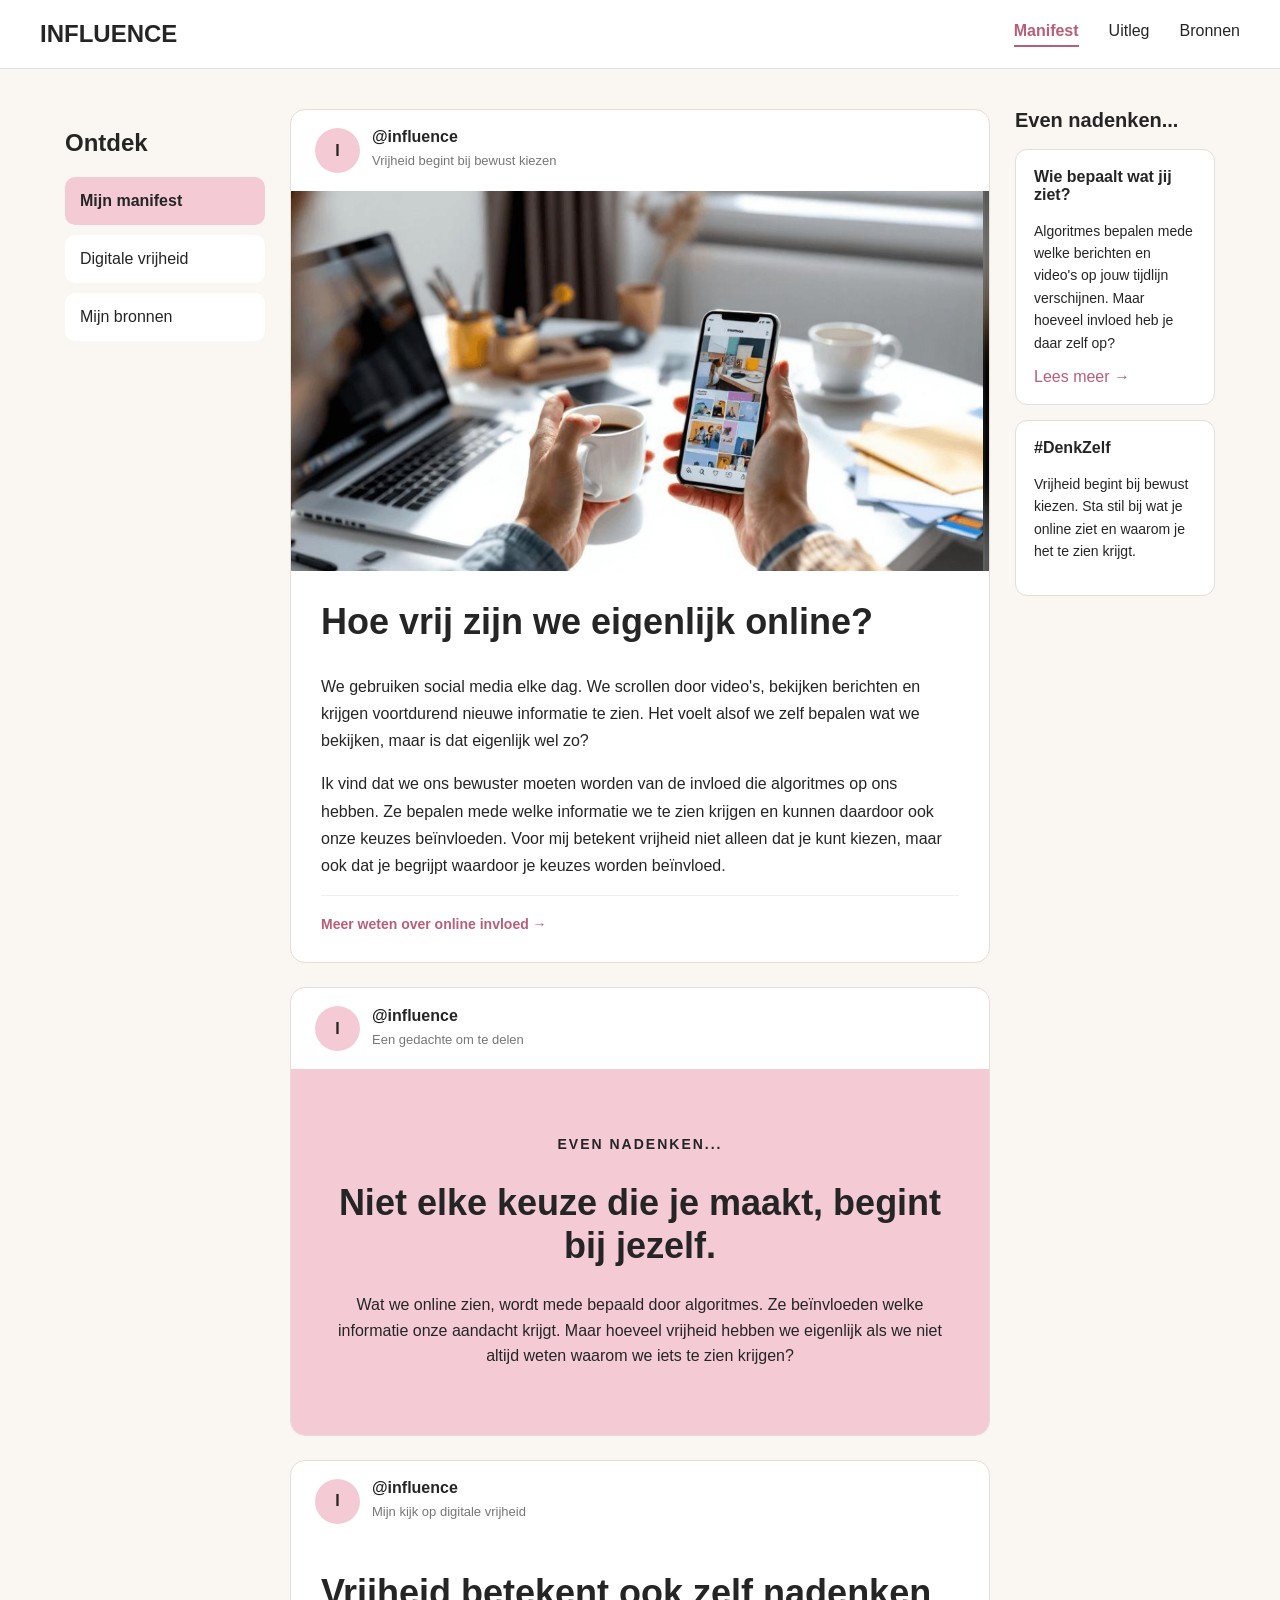
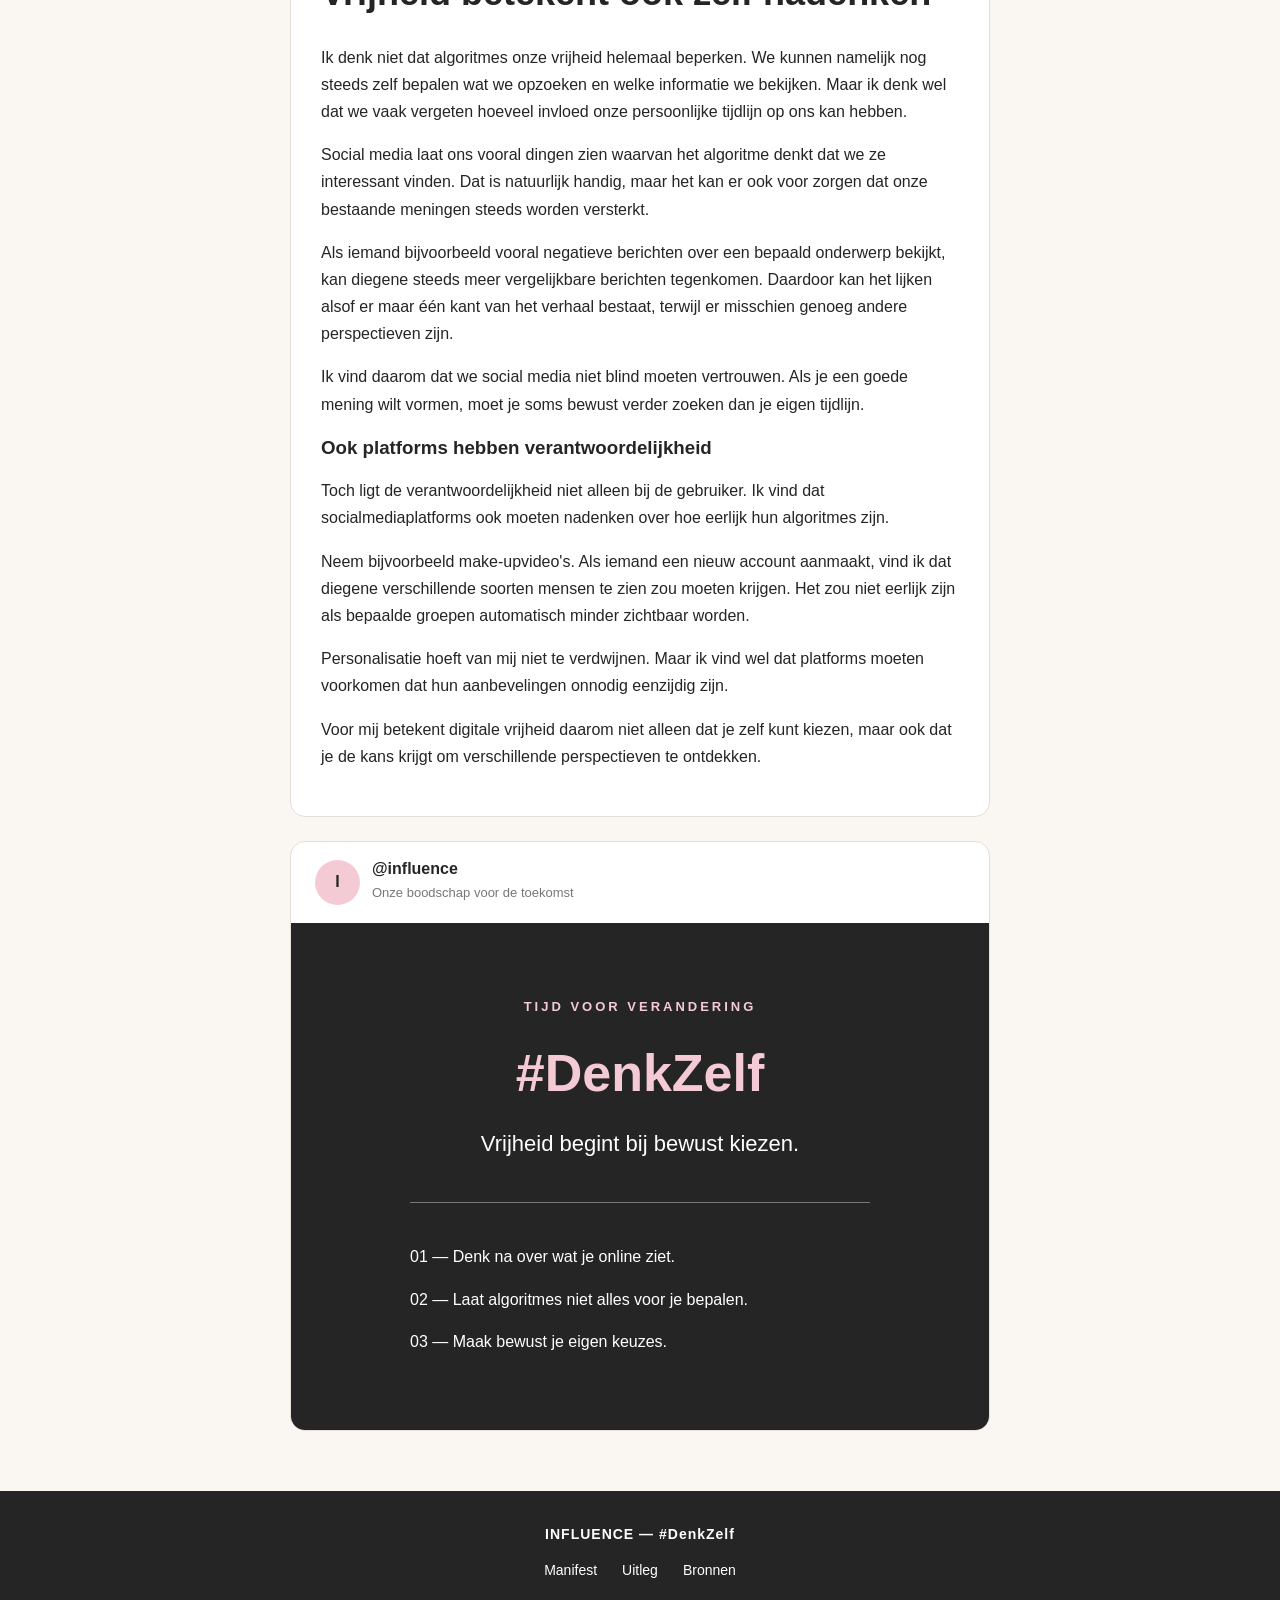
<file: index.html>
<!DOCTYPE html>
<html lang="nl">
<head>
    <meta charset="UTF-8">
    <meta name="viewport" content="width=device-width, initial-scale=1.0">
    <title>Influence | Manifest</title>
    <link rel="stylesheet" href="style.css">
</head>

<body>

    <header>
        <h1>INFLUENCE</h1>

        <nav>
            <a href="index.html" class="actief" aria-current="page">Manifest</a>
            <a href="uitleg.html">Uitleg</a>
            <a href="bronnen.html">Bronnen</a>
        </nav>
    </header>

    <main>
        
<aside>
    <h2>Ontdek</h2>

    <ul>
        <li><a href="index.html" class="actief" aria-current="page">Mijn manifest</a></li>
        <li><a href="uitleg.html">Digitale vrijheid</a></li>
        <li><a href="bronnen.html">Mijn bronnen</a></li>
    </ul>
</aside>

<section>
            
<article class="post">

   <div class="post-profiel">
    <div class="profielfoto">I</div>

    <div>
        <strong>@influence</strong>
        <p>Vrijheid begint bij bewust kiezen</p>
    </div>
</div>

    <div class="post-afbeelding">
        <img src="images/socialmedia.png"
             alt="Iemand die een telefoon gebruikt">
    </div>

    <div class="post-inhoud">
        <h2>Hoe vrij zijn we eigenlijk online?</h2>    
<p>
    We gebruiken social media elke dag. We scrollen
    door video's, bekijken berichten en krijgen
    voortdurend nieuwe informatie te zien.
    Het voelt alsof we zelf bepalen wat we bekijken,
    maar is dat eigenlijk wel zo?
</p>

<p>
    Ik vind dat we ons bewuster moeten worden van
    de invloed die algoritmes op ons hebben.
    Ze bepalen mede welke informatie we te zien
    krijgen en kunnen daardoor ook onze keuzes
    beïnvloeden. Voor mij betekent vrijheid niet
    alleen dat je kunt kiezen, maar ook dat je
    begrijpt waardoor je keuzes worden beïnvloed.
</p>


        <div class="post-acties">
    <a href="uitleg.html" class="post-link">
        Meer weten over online invloed →
    </a>
</div>
    </div>

</article>

<article class="quote-post">

    <div class="post-profiel">
        <div class="profielfoto">I</div>

        <div>
            <strong>@influence</strong>
            <p>Een gedachte om te delen</p>
        </div>
    </div>

   
<div class="quote-inhoud">

    <p>EVEN NADENKEN...</p>

    <h2>
        Niet elke keuze die je maakt,
        begint bij jezelf.
    </h2>

    <p>
        Wat we online zien, wordt mede bepaald
        door algoritmes. Ze beïnvloeden welke
        informatie onze aandacht krijgt.
        Maar hoeveel vrijheid hebben we
        eigenlijk als we niet altijd weten
        waarom we iets te zien krijgen?
    </p>

</div>


</article>


<article class="post">

    <div class="post-profiel">
        <div class="profielfoto">I</div>

        <div>
            <strong>@influence</strong>
            <p>Mijn kijk op digitale vrijheid</p>
        </div>
    </div>

    <div class="post-inhoud">

        <h2>Vrijheid betekent ook zelf nadenken</h2>

        <p>
            Ik denk niet dat algoritmes onze vrijheid
            helemaal beperken. We kunnen namelijk
            nog steeds zelf bepalen wat we opzoeken
            en welke informatie we bekijken. Maar
            ik denk wel dat we vaak vergeten hoeveel
            invloed onze persoonlijke tijdlijn op
            ons kan hebben.
        </p>

        <p>
            Social media laat ons vooral dingen zien
            waarvan het algoritme denkt dat we ze
            interessant vinden. Dat is natuurlijk
            handig, maar het kan er ook voor zorgen
            dat onze bestaande meningen steeds
            worden versterkt.
        </p>

        <p>
            Als iemand bijvoorbeeld vooral negatieve
            berichten over een bepaald onderwerp
            bekijkt, kan diegene steeds meer
            vergelijkbare berichten tegenkomen.
            Daardoor kan het lijken alsof er maar
            één kant van het verhaal bestaat,
            terwijl er misschien genoeg andere
            perspectieven zijn.
        </p>

        <p>
            Ik vind daarom dat we social media niet
            blind moeten vertrouwen. Als je een
            goede mening wilt vormen, moet je soms
            bewust verder zoeken dan je eigen
            tijdlijn.
        </p>

        <h3>Ook platforms hebben verantwoordelijkheid</h3>

        <p>
            Toch ligt de verantwoordelijkheid niet
            alleen bij de gebruiker. Ik vind dat
            socialmediaplatforms ook moeten nadenken
            over hoe eerlijk hun algoritmes zijn.
        </p>

        <p>
            Neem bijvoorbeeld make-upvideo's.
            Als iemand een nieuw account aanmaakt,
            vind ik dat diegene verschillende
            soorten mensen te zien zou moeten
            krijgen. Het zou niet eerlijk zijn
            als bepaalde groepen automatisch
            minder zichtbaar worden.
        </p>

        <p>
            Personalisatie hoeft van mij niet te
            verdwijnen. Maar ik vind wel dat
            platforms moeten voorkomen dat hun
            aanbevelingen onnodig eenzijdig zijn.
        </p>

        <p>
            Voor mij betekent digitale vrijheid
            daarom niet alleen dat je zelf kunt
            kiezen, maar ook dat je de kans krijgt
            om verschillende perspectieven te
            ontdekken.
        </p>

    </div>

</article>


<article class="campagne-post">

    <div class="post-profiel">
        <div class="profielfoto">I</div>

        <div>
            <strong>@influence</strong>
            <p>Onze boodschap voor de toekomst</p>
        </div>
    </div>

    
<div class="campagne-inhoud">

    <p class="campagne-label">TIJD VOOR VERANDERING</p>

    <h2>#DenkZelf</h2>

    <p class="campagne-slogan">
        Vrijheid begint bij bewust kiezen.
    </p>

    <div class="campagne-punten">
        <p>01 — Denk na over wat je online ziet.</p>
        <p>02 — Laat algoritmes niet alles voor je bepalen.</p>
        <p>03 — Maak bewust je eigen keuzes.</p>
    </div>

</div>

    </div>

</article>

        </section>
        
<aside class="rechterkolom">
    <h2>Even nadenken...</h2>

    <div class="info-kaart">
        <h3>Wie bepaalt wat jij ziet?</h3>

        <p>
            Algoritmes bepalen mede welke berichten
            en video's op jouw tijdlijn verschijnen.
            Maar hoeveel invloed heb je daar zelf op?
        </p>

        <a href="uitleg.html">Lees meer →</a>
    </div>

    <div class="info-kaart">
        <h3>#DenkZelf</h3>

        <p>
            Vrijheid begint bij bewust kiezen.
            Sta stil bij wat je online ziet
            en waarom je het te zien krijgt.
        </p>
    </div>
</aside>


    </main>

<footer class="site-footer">
    <p>INFLUENCE — #DenkZelf</p>

    <nav aria-label="Footernavigatie">
        <a href="index.html">Manifest</a>
        <a href="uitleg.html">Uitleg</a>
        <a href="bronnen.html">Bronnen</a>
    </nav>
</footer>

</body>
</html>
</file>
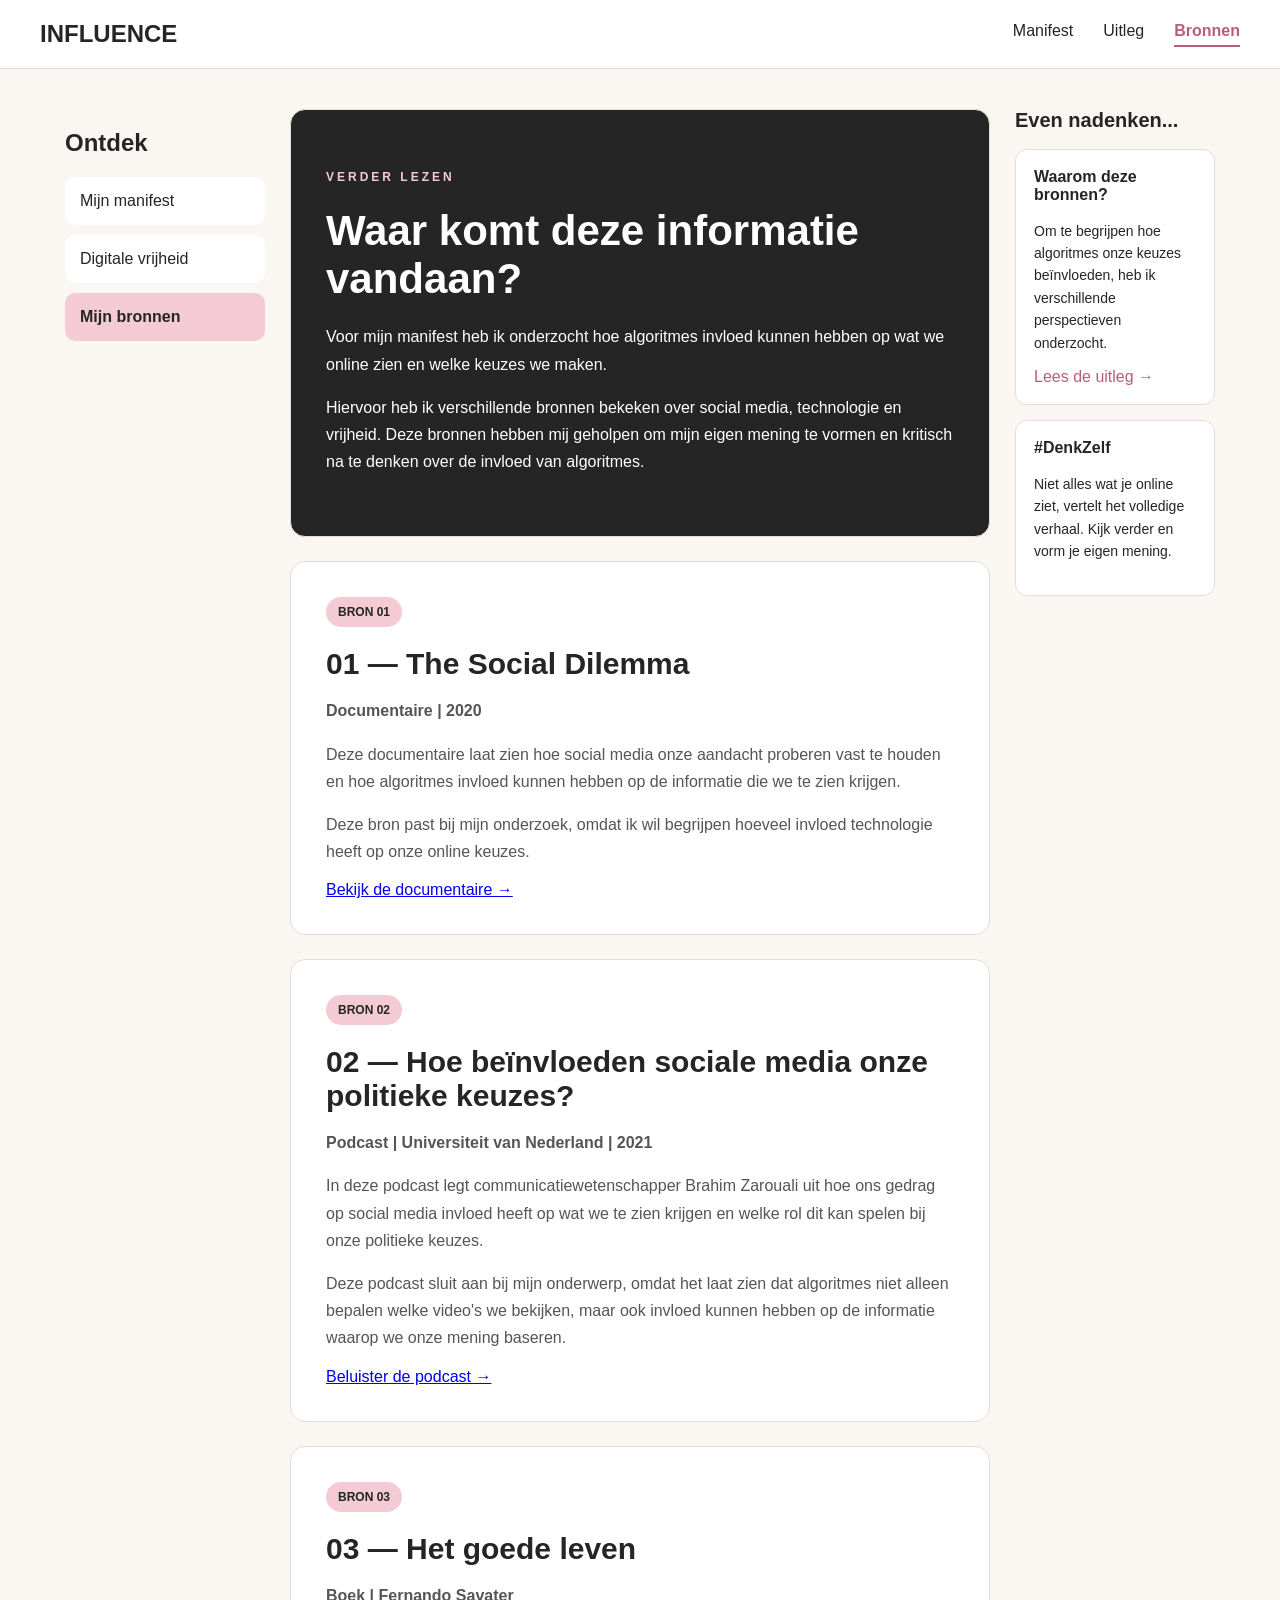
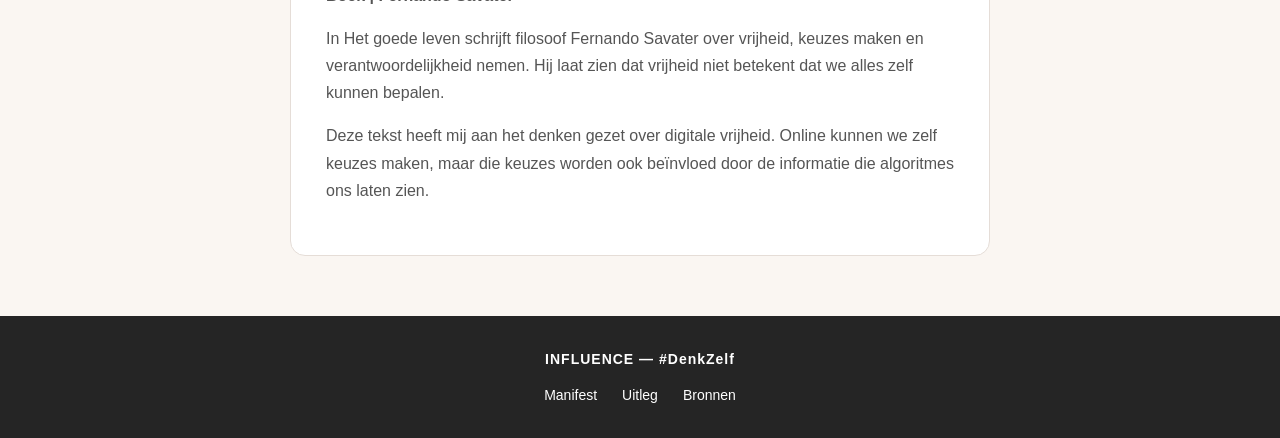
<file: bronnen.html>
<!DOCTYPE html>
<html lang="nl">
<head>
    <meta charset="UTF-8">
    <meta name="viewport" content="width=device-width, initial-scale=1.0">
    <title>Influence | Bronnen</title>
    <link rel="stylesheet" href="style.css">
</head>

<body>

    <header>
        <h1>INFLUENCE</h1>

        <nav>
            <a href="index.html">Manifest</a>
            <a href="uitleg.html">Uitleg</a>
            <a href="bronnen.html" class="actief" aria-current="page">Bronnen</a>
        </nav>
    </header>

    <main>
       
<aside>
    <h2>Ontdek</h2>

    <ul>
        <li><a href="index.html">Mijn manifest</a></li>
        <li><a href="uitleg.html">Digitale vrijheid</a></li>
        <li><a href="bronnen.html" class="actief" aria-current="page">Mijn bronnen</a></li>
    </ul>
</aside>
 
<section class="bronnen-feed">

    <article class="bronnen-intro">
        <p class="bronnen-label">VERDER LEZEN</p>
        
<h2>Waar komt deze informatie vandaan?</h2>

<p>
    Voor mijn manifest heb ik onderzocht hoe
    algoritmes invloed kunnen hebben op wat we
    online zien en welke keuzes we maken.
</p>

<p>
    Hiervoor heb ik verschillende bronnen
    bekeken over social media, technologie
    en vrijheid. Deze bronnen hebben mij
    geholpen om mijn eigen mening te vormen
    en kritisch na te denken over de invloed
    van algoritmes.
</p>
    </article>

    <article class="bron-kaart">
        <span class="bron-nummer">BRON 01</span>
       
<h2>01 — The Social Dilemma</h2>

<p>
    <strong>Documentaire | 2020</strong>
</p>

<p>
    Deze documentaire laat zien hoe social media
    onze aandacht proberen vast te houden en
    hoe algoritmes invloed kunnen hebben op
    de informatie die we te zien krijgen.
</p>

<p>
    Deze bron past bij mijn onderzoek, omdat
    ik wil begrijpen hoeveel invloed
    technologie heeft op onze online keuzes.
</p>

<a href="https://www.thesocialdilemma.com/"
   target="_blank"
   rel="noopener noreferrer">
    Bekijk de documentaire →
</a>
    </article>

    <article class="bron-kaart">
        <span class="bron-nummer">BRON 02</span>
        <h2>02 — Hoe beïnvloeden sociale media onze politieke keuzes?</h2>

<p>
    <strong>Podcast | Universiteit van Nederland | 2021</strong>
</p>

<p>
    In deze podcast legt communicatiewetenschapper
    Brahim Zarouali uit hoe ons gedrag op social
    media invloed heeft op wat we te zien krijgen
    en welke rol dit kan spelen bij onze
    politieke keuzes.
</p>

<p>
    Deze podcast sluit aan bij mijn onderwerp,
    omdat het laat zien dat algoritmes niet
    alleen bepalen welke video's we bekijken,
    maar ook invloed kunnen hebben op
    de informatie waarop we onze mening baseren.
</p>

<a href="https://www.universiteitvannederland.nl/podcast/hoe-beinvloeden-sociale-media-onze-politieke-keuzes"
   target="_blank"
   rel="noopener noreferrer">
    Beluister de podcast →
</a>
    </article>

    <article class="bron-kaart">
        <span class="bron-nummer">BRON 03</span>
        
<h2>03 — Het goede leven</h2>

<p>
    <strong>Boek | Fernando Savater</strong>
</p>

<p>
    In Het goede leven schrijft filosoof
    Fernando Savater over vrijheid, keuzes
    maken en verantwoordelijkheid nemen.
    Hij laat zien dat vrijheid niet betekent
    dat we alles zelf kunnen bepalen.
</p>

<p>
    Deze tekst heeft mij aan het denken gezet
    over digitale vrijheid. Online kunnen we
    zelf keuzes maken, maar die keuzes worden
    ook beïnvloed door de informatie die
    algoritmes ons laten zien.
</p>

    </article>

</section>


        
<aside class="rechterkolom">

    <h2>Even nadenken...</h2>

    <div class="info-kaart">
        <h3>Waarom deze bronnen?</h3>

        <p>
            Om te begrijpen hoe algoritmes
            onze keuzes beïnvloeden,
            heb ik verschillende
            perspectieven onderzocht.
        </p>

        <a href="uitleg.html">Lees de uitleg →</a>
    </div>

    <div class="info-kaart">
        <h3>#DenkZelf</h3>

        <p>
            Niet alles wat je online ziet,
            vertelt het volledige verhaal.
            Kijk verder en vorm je eigen mening.
        </p>
    </div>

</aside>


    </main>

<footer class="site-footer">
    <p>INFLUENCE — #DenkZelf</p>

    <nav aria-label="Footernavigatie">
        <a href="index.html">Manifest</a>
        <a href="uitleg.html">Uitleg</a>
        <a href="bronnen.html">Bronnen</a>
    </nav>
</footer>

</body>
</html>
</file>
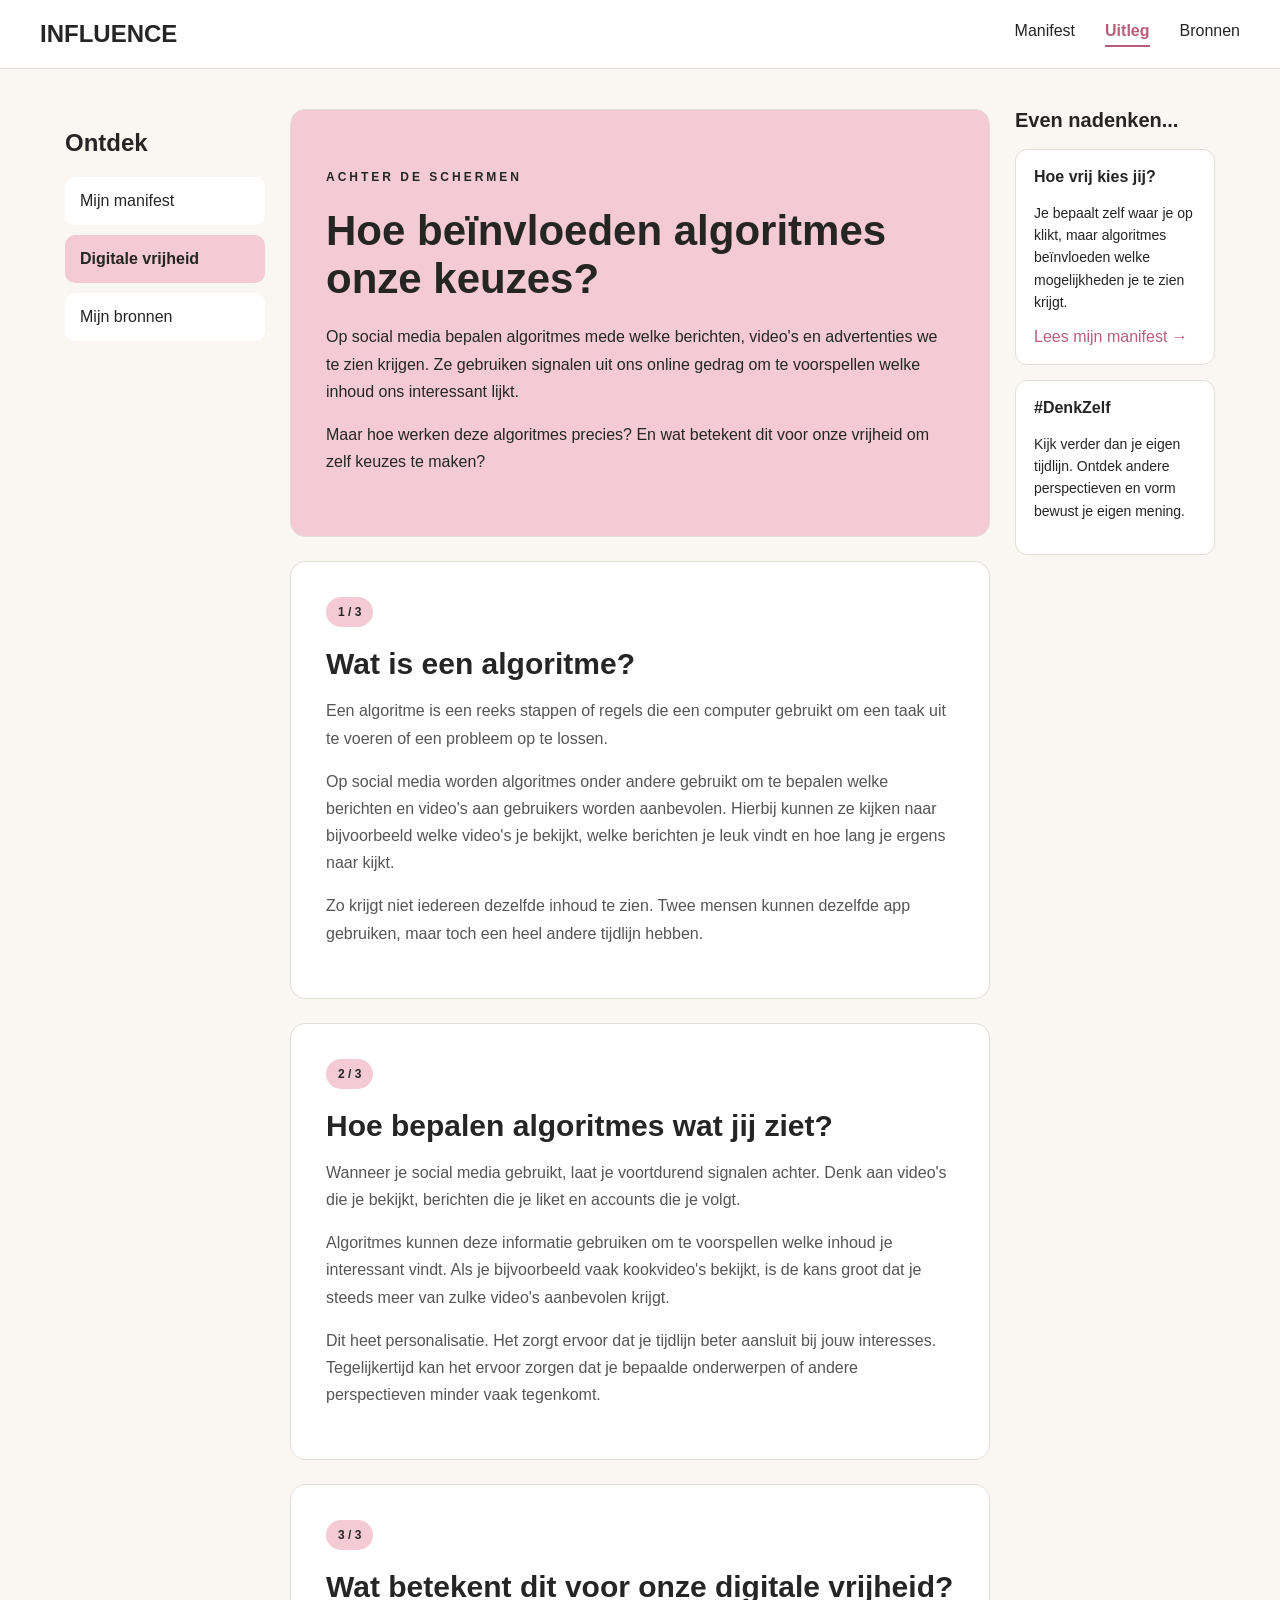
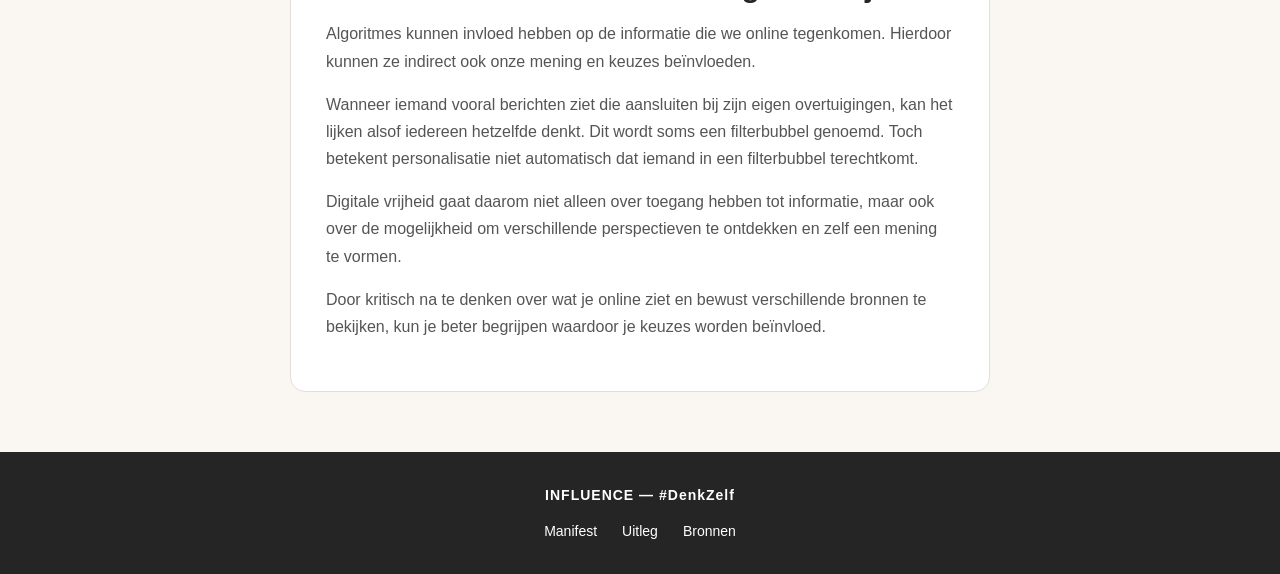
<file: uitleg.html>
<!DOCTYPE html>
<html lang="nl">
<head>
    <meta charset="UTF-8">
    <meta name="viewport" content="width=device-width, initial-scale=1.0">
    <title>Influence | Uitleg</title>
    <link rel="stylesheet" href="style.css">
</head>

<body>

    <header>
        <h1>INFLUENCE</h1>

        <nav>
            <a href="index.html">Manifest</a>
            <a href="uitleg.html" class="actief" aria-current="page">Uitleg</a>
            <a href="bronnen.html">Bronnen</a>
        </nav>
    </header>

    <main>
        
<aside>
    <h2>Ontdek</h2>

    <ul>
        <li><a href="index.html">Mijn manifest</a></li>
        <li><a href="uitleg.html" class="actief" aria-current="page">Digitale vrijheid</a></li>
        <li><a href="bronnen.html">Mijn bronnen</a></li>
    </ul>
</aside>


       
<section class="uitleg-feed">

   
<article class="uitleg-intro">

    <p class="uitleg-label">ACHTER DE SCHERMEN</p>

    <h2>Hoe beïnvloeden algoritmes onze keuzes?</h2>

    <p>
        Op social media bepalen algoritmes mede welke
        berichten, video's en advertenties we te zien
        krijgen. Ze gebruiken signalen uit ons online
        gedrag om te voorspellen welke inhoud ons
        interessant lijkt.
    </p>

    <p>
        Maar hoe werken deze algoritmes precies?
        En wat betekent dit voor onze vrijheid
        om zelf keuzes te maken?
    </p>

</article>


    <article class="uitleg-kaart">
        <span class="uitleg-nummer">1 / 3</span>
        <h2>Wat is een algoritme?</h2>
        
<p>
    Een algoritme is een reeks stappen of regels
    die een computer gebruikt om een taak uit te
    voeren of een probleem op te lossen.
</p>

<p>
    Op social media worden algoritmes onder andere
    gebruikt om te bepalen welke berichten en video's
    aan gebruikers worden aanbevolen.
    Hierbij kunnen ze kijken naar bijvoorbeeld
    welke video's je bekijkt, welke berichten je
    leuk vindt en hoe lang je ergens naar kijkt.
</p>

<p>
    Zo krijgt niet iedereen dezelfde inhoud te zien.
    Twee mensen kunnen dezelfde app gebruiken,
    maar toch een heel andere tijdlijn hebben.
</p>

    </article>

    <article class="uitleg-kaart">
        <span class="uitleg-nummer">2 / 3</span>
        <h2>Hoe bepalen algoritmes wat jij ziet?</h2>
        
<p>
    Wanneer je social media gebruikt, laat je
    voortdurend signalen achter. Denk aan video's
    die je bekijkt, berichten die je liket en
    accounts die je volgt.
</p>

<p>
    Algoritmes kunnen deze informatie gebruiken
    om te voorspellen welke inhoud je interessant
    vindt. Als je bijvoorbeeld vaak kookvideo's
    bekijkt, is de kans groot dat je steeds meer
    van zulke video's aanbevolen krijgt.
</p>

<p>
    Dit heet personalisatie. Het zorgt ervoor
    dat je tijdlijn beter aansluit bij jouw
    interesses. Tegelijkertijd kan het ervoor
    zorgen dat je bepaalde onderwerpen of
    andere perspectieven minder vaak tegenkomt.
</p>

    </article>

    <article class="uitleg-kaart">
        <span class="uitleg-nummer">3 / 3</span>
        <h2>Wat betekent dit voor onze digitale vrijheid?</h2>
<p>
    Algoritmes kunnen invloed hebben op de
    informatie die we online tegenkomen.
    Hierdoor kunnen ze indirect ook onze
    mening en keuzes beïnvloeden.
</p>

<p>
    Wanneer iemand vooral berichten ziet
    die aansluiten bij zijn eigen overtuigingen,
    kan het lijken alsof iedereen hetzelfde denkt.
    Dit wordt soms een filterbubbel genoemd.
    Toch betekent personalisatie niet automatisch
    dat iemand in een filterbubbel terechtkomt.
</p>

<p>
    Digitale vrijheid gaat daarom niet alleen
    over toegang hebben tot informatie, maar
    ook over de mogelijkheid om verschillende
    perspectieven te ontdekken en zelf een
    mening te vormen.
</p>

<p>
    Door kritisch na te denken over wat je
    online ziet en bewust verschillende bronnen
    te bekijken, kun je beter begrijpen
    waardoor je keuzes worden beïnvloed.
</p>
    </article>

</section>

        
<aside class="rechterkolom">

    <h2>Even nadenken...</h2>

    <div class="info-kaart">
        <h3>Hoe vrij kies jij?</h3>

        <p>
            Je bepaalt zelf waar je op klikt,
            maar algoritmes beïnvloeden welke
            mogelijkheden je te zien krijgt.
        </p>

        <a href="index.html">Lees mijn manifest →</a>
    </div>

    <div class="info-kaart">
        <h3>#DenkZelf</h3>

        <p>
            Kijk verder dan je eigen tijdlijn.
            Ontdek andere perspectieven en
            vorm bewust je eigen mening.
        </p>
    </div>

</aside>


    </main>

<footer class="site-footer">
   <p>INFLUENCE — #DenkZelf</p>
    <nav aria-label="Footernavigatie">
        <a href="index.html">Manifest</a>
        <a href="uitleg.html">Uitleg</a>
        <a href="bronnen.html">Bronnen</a>
    </nav>
</footer>

</body>
</html>
</file>
<file: style.css>
* {
    box-sizing: border-box;
}

body {
    margin: 0;
    font-family: Arial, sans-serif;
    background-color: #faf6f2;
    color: #252525;
}

header {
    display: flex;
    justify-content: space-between;
    align-items: center;
    padding: 20px 40px;
    background-color: white;
    border-bottom: 1px solid #e5ddd7;
}

header h1 {
    font-size: 24px;
    margin: 0;
}

nav {
    display: flex;
    gap: 30px;
}

nav a {
    color: #252525;
    text-decoration: none;
}

nav a:hover {
    color: #d16d86;
}

main {
    display: grid;
    grid-template-columns: 200px minmax(0, 700px) 200px;
    justify-content: center;
    align-items: start;
    gap: 25px;
    max-width: 1200px;
    margin: 40px auto;
    padding: 0 20px;
}


aside {
    width: 100%;
}

aside ul {
    list-style: none;
    padding: 0;
}

aside li {
    padding: 15px;
    margin-bottom: 10px;
    background-color: white;
    border-radius: 10px;
}

section {
    flex: 1;
    min-width: 0;
}

article {
    background-color: white;
    padding: 30px;
    border: 1px solid #e5ddd7;
    border-radius: 15px;
}

article h2 {
    font-size: 36px;
    margin-top: 0;
}

article p {
    line-height: 1.7;
}

@media (max-width: 700px) {
    header {
        flex-direction: column;
        gap: 15px;
        padding: 20px;
    }

   main {
    grid-template-columns: 1fr;
}

    aside {
        width: 100%;
    }

    article h2 {
        font-size: 28px;
    }
}

/* Socialmediapost */

.post {
    padding: 0;
    overflow: hidden;
}

.post-profiel {
    display: flex;
    align-items: center;
    gap: 12px;
    padding: 18px 24px;
}

.profielfoto {
    display: flex;
    justify-content: center;
    align-items: center;
    width: 45px;
    height: 45px;
    border-radius: 50%;
    background-color: #f4cbd5;
    font-weight: bold;
}

.post-profiel p {
    margin: 4px 0 0;
    font-size: 13px;
    color: #777;
}

.post-afbeelding img {
    display: block;
    width: 100%;
    max-height: 380px;
    object-fit: cover;
}

.post-inhoud {
    padding: 30px;
}

.post-acties {
    display: flex;
    flex-wrap: wrap;
    gap: 24px;
    padding-top: 20px;
    border-top: 1px solid #eee;
    color: #b85e78;
    font-size: 14px;
}

.rechterkolom h2 {
    font-size: 20px;
    margin-top: 0;
}

.info-kaart {
    background-color: white;
    border: 1px solid #e5ddd7;
    border-radius: 12px;
    padding: 18px;
    margin-bottom: 15px;
}

.info-kaart h3 {
    font-size: 16px;
    margin-top: 0;
}

.info-kaart p {
    font-size: 14px;
    line-height: 1.6;
}

.info-kaart a {
    color: #b85e78;
    text-decoration: none;
}

.info-kaart a:hover {
    text-decoration: underline;
}

@media (min-width: 701px) and (max-width: 1100px) {
    main {
        grid-template-columns: 180px minmax(0, 1fr);
    }

    .rechterkolom {
        display: none;
    }
}
section {
    display: flex;
    flex-direction: column;
    gap: 24px;
}

.quote-post {
    padding: 0;
    overflow: hidden;
}

.quote-inhoud {
    background-color: #f4cbd5;
    padding: 50px 40px;
    text-align: center;
}

.quote-inhoud h2 {
    font-size: 36px;
    line-height: 1.2;
    margin: 25px 0;
}

.quote-inhoud p {
    line-height: 1.6;
}

.quote-inhoud p:first-child {
    font-size: 14px;
    font-weight: bold;
    letter-spacing: 2px;
}

.campagne-post {
    padding: 0;
    overflow: hidden;
}

.campagne-inhoud {
    background-color: #252525;
    color: white;
    padding: 60px 40px;
    text-align: center;
}

.campagne-label {
    color: #f4cbd5;
    font-size: 13px;
    font-weight: bold;
    letter-spacing: 3px;
}

.campagne-inhoud h2 {
    font-size: 52px;
    margin: 25px 0 10px;
    color: #f4cbd5;
}

.campagne-slogan {
    font-size: 22px;
    margin-bottom: 40px;
}

.campagne-punten {
    border-top: 1px solid #777;
    padding-top: 25px;
    text-align: left;
    max-width: 460px;
    margin: 0 auto;
}

.campagne-punten p {
    margin: 15px 0;
}

aside li {
    padding: 0;
}

aside li a {
    display: block;
    padding: 15px;
    color: #252525;
    text-decoration: none;
    border-radius: 10px;
}

aside li a:hover {
    background-color: #f4cbd5;
}

aside li a.actief {
    background-color: #f4cbd5;
    font-weight: bold;
}
header nav a.actief {
    color: #b85e78;
    font-weight: bold;
    border-bottom: 2px solid #b85e78;
    padding-bottom: 5px;
}


/* Uitlegpagina */

.uitleg-intro {
    background-color: #f4cbd5;
    padding: 45px 35px;
}

.uitleg-label {
    font-size: 12px;
    font-weight: bold;
    letter-spacing: 3px;
}

.uitleg-intro h2 {
    font-size: clamp(28px, 4vw, 42px);
    margin: 20px 0;
}

.uitleg-kaart {
    padding: 35px;
}

.uitleg-nummer {
    display: inline-block;
    background-color: #f4cbd5;
    padding: 8px 12px;
    border-radius: 20px;
    font-size: 12px;
    font-weight: bold;
    margin-bottom: 20px;
}

.uitleg-kaart h2 {
    font-size: clamp(24px, 3vw, 30px);
    margin-bottom: 15px;
}

.uitleg-kaart p {
    color: #555;
}


/* Bronnenpagina */

.bronnen-intro {
    background-color: #252525;
    color: white;
    padding: 45px 35px;
}

.bronnen-label {
    color: #f4cbd5;
    font-size: 12px;
    font-weight: bold;
    letter-spacing: 3px;
}

.bronnen-intro h2 {
    font-size: clamp(28px, 4vw, 42px);
    margin: 20px 0;
}

.bron-kaart {
    padding: 35px;
}

.bron-nummer {
    display: inline-block;
    background-color: #f4cbd5;
    padding: 8px 12px;
    border-radius: 20px;
    font-size: 12px;
    font-weight: bold;
    margin-bottom: 20px;
}

.bron-kaart h2 {
    font-size: clamp(24px, 3vw, 30px);
    margin-bottom: 15px;
}

.bron-kaart p {
    color: #555;
}

.bron-link {
    display: inline-block;
    margin-top: 15px;
    color: #b85e78;
    text-decoration: none;
    font-weight: bold;
}

.bron-link:hover {
    text-decoration: underline;
}


/* Verbeteringen voor mobiele schermen */

@media (max-width: 700px) {

    main {
        margin: 25px auto;
        padding: 0 15px;
        gap: 25px;
    }

    .campagne-inhoud {
        padding: 40px 20px;
    }

    .campagne-inhoud h2 {
        font-size: clamp(28px, 9vw, 42px);
        overflow-wrap: anywhere;
    }

    .campagne-slogan {
        font-size: 18px;
    }

    .quote-inhoud {
        padding: 40px 20px;
    }

    .quote-inhoud h2 {
        font-size: 28px;
    }

    .post-inhoud {
        padding: 24px;
    }

    .post-inhoud h2 {
        font-size: 28px;
    }

}


/* Interactieve knoppen */

.post-acties button {
    border: none;
    background: none;
    color: #b85e78;
    font: inherit;
    cursor: pointer;
    padding: 8px 0;
}

.post-acties button:hover {
    color: #963e59;
    text-decoration: underline;
}

.post-acties button:focus-visible {
    outline: 2px solid #b85e78;
    outline-offset: 4px;
}

.post-acties button.geliked {
    font-weight: bold;
}


/* Visuele afwerking */

/* Soepele overgangen */
article,
.info-kaart,
aside li,
nav a {
    transition: all 0.2s ease;
}

/* Kaarten krijgen een subtiele schaduw */
article:hover {
    box-shadow: 0 6px 20px rgba(0, 0, 0, 0.06);
}

/* Informatiekarten */
.info-kaart:hover {
    box-shadow: 0 4px 15px rgba(0, 0, 0, 0.06);
}

/* Navigatielinks */
nav a:hover {
    color: #b85e78;
}

/* Duidelijke focus bij toetsenbordgebruik */
a:focus-visible {
    outline: 2px solid #b85e78;
    outline-offset: 4px;
}


.post-link {
    color: #b85e78;
    text-decoration: none;
    font-weight: bold;
}

.post-link:hover {
    text-decoration: underline;
}


/* Footer */

.site-footer {
    background-color: #252525;
    color: white;
    padding: 35px 20px;
    margin-top: 60px;
    text-align: center;
}

.site-footer p {
    font-size: 14px;
    font-weight: bold;
    letter-spacing: 1px;
    margin: 0 0 20px;
}

.site-footer nav {
    display: flex;
    justify-content: center;
    flex-wrap: wrap;
    gap: 25px;
}

.site-footer nav a {
    color: white;
    font-size: 14px;
    text-decoration: none;
}

.site-footer nav a:hover {
    color: #f4cbd5;
}
</file>
